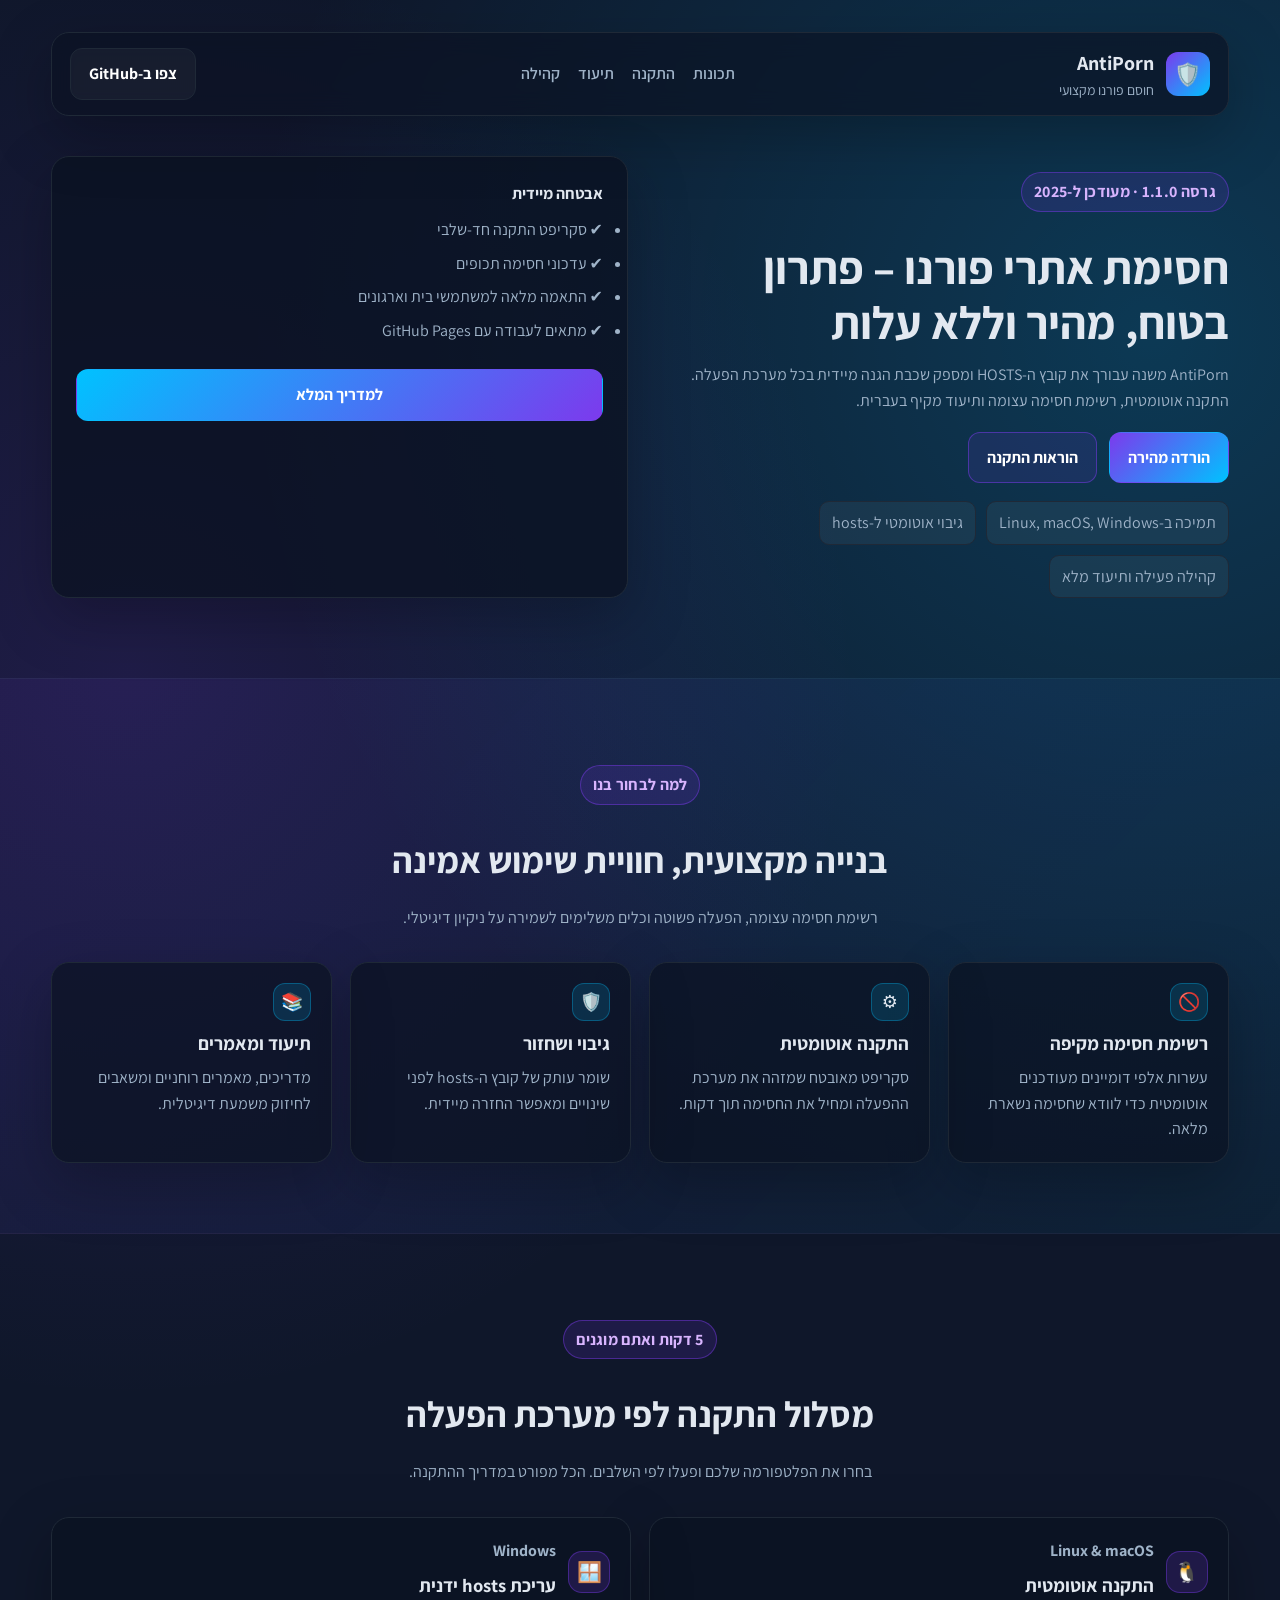
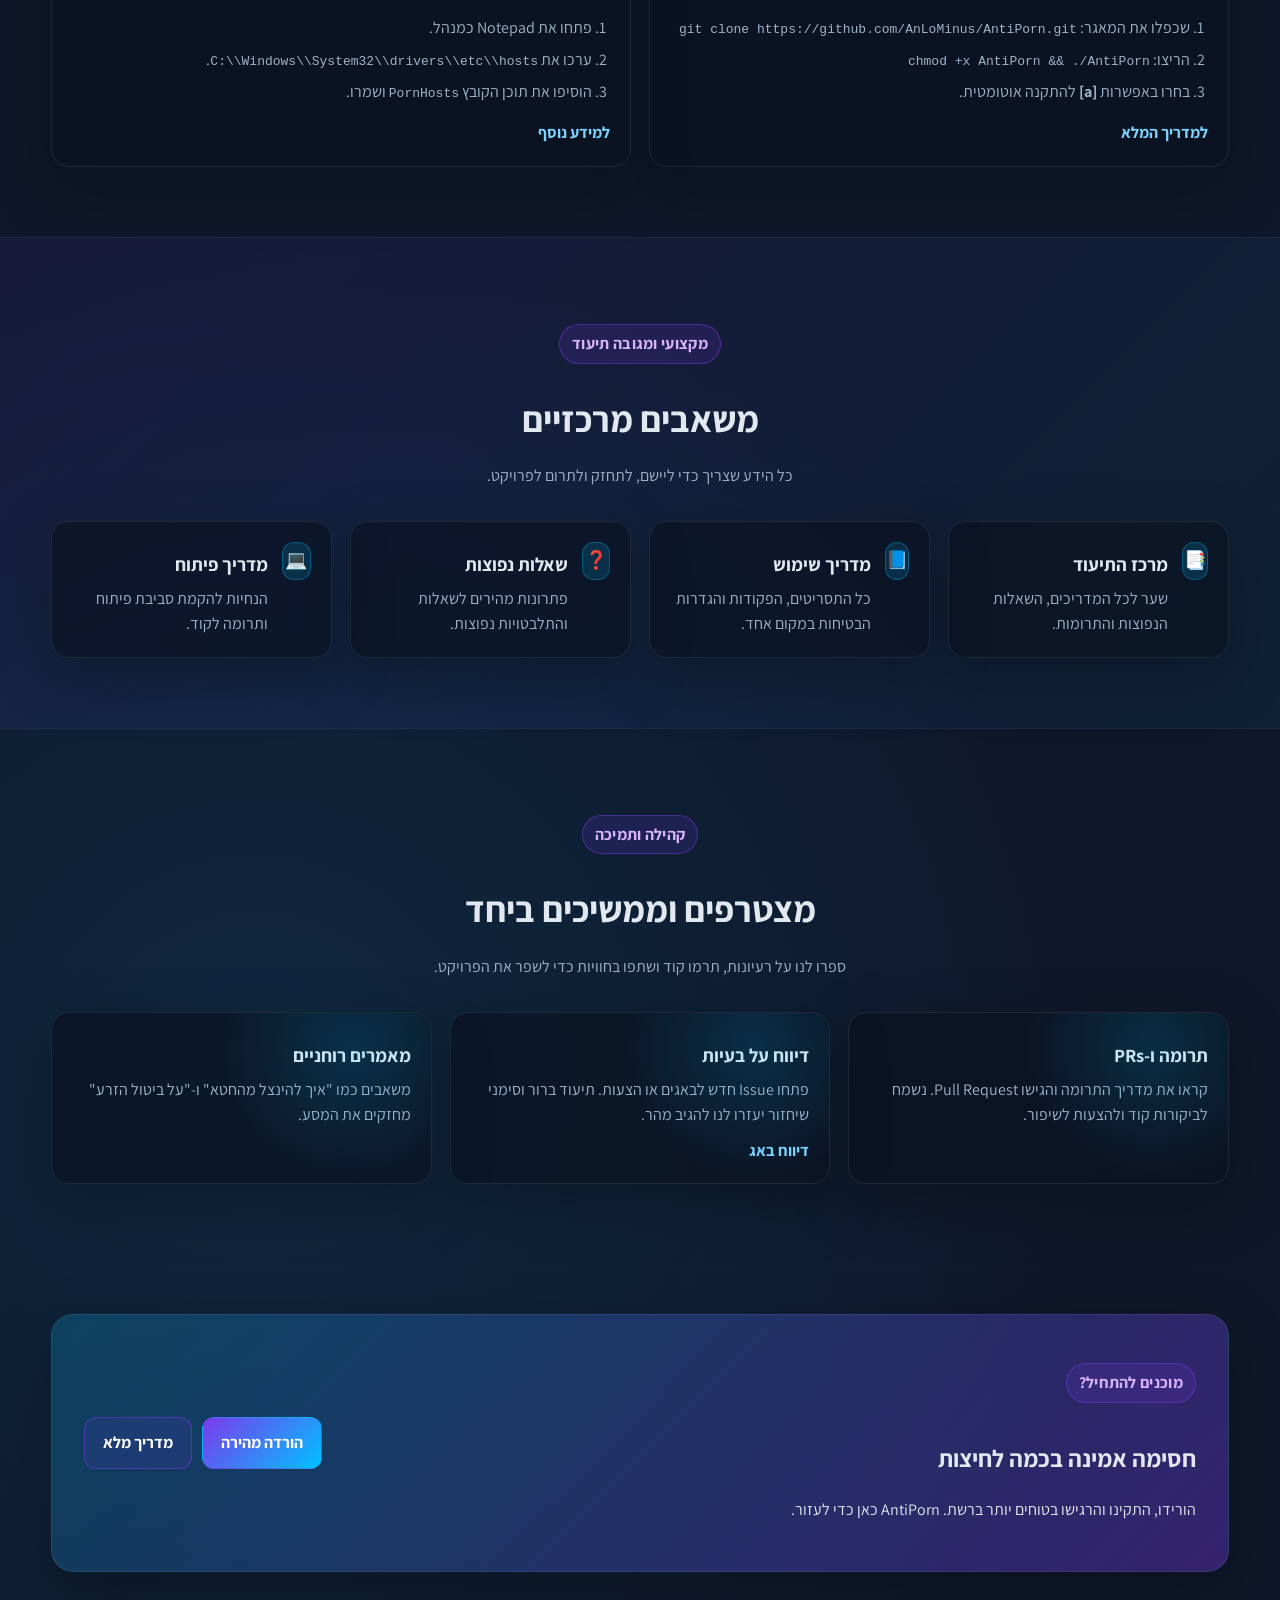
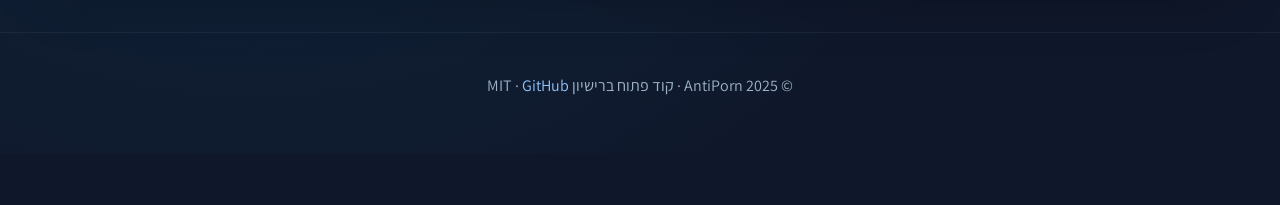
<file: docs/index.html>
<!DOCTYPE html>
<html lang="he" dir="rtl">
<head>
  <meta charset="UTF-8">
  <meta name="viewport" content="width=device-width, initial-scale=1.0">
  <title>AntiPorn | אתר רשמי</title>
  <meta http-equiv="refresh" content="0; url=site/index.html">
  <link rel="canonical" href="site/index.html">
  <style>
    body {
      font-family: system-ui, -apple-system, BlinkMacSystemFont, 'Segoe UI', sans-serif;
      display: grid;
      place-items: center;
      min-height: 100vh;
      background: #0f172a;
      color: #e2e8f0;
      margin: 0;
    }
    .notice {
      text-align: center;
      max-width: 480px;
      padding: 24px;
    }
    a {
      color: #7dd3fc;
    }
  </style>
</head>
<body>
  <div class="notice">
    <p>מעבירים אתכם לאתר הרשמי החדש...</p>
    <p><a href="site/index.html">לחצו כאן אם לא בוצעה העברה אוטומטית</a></p>
  </div>
</body>
</html>
</file>
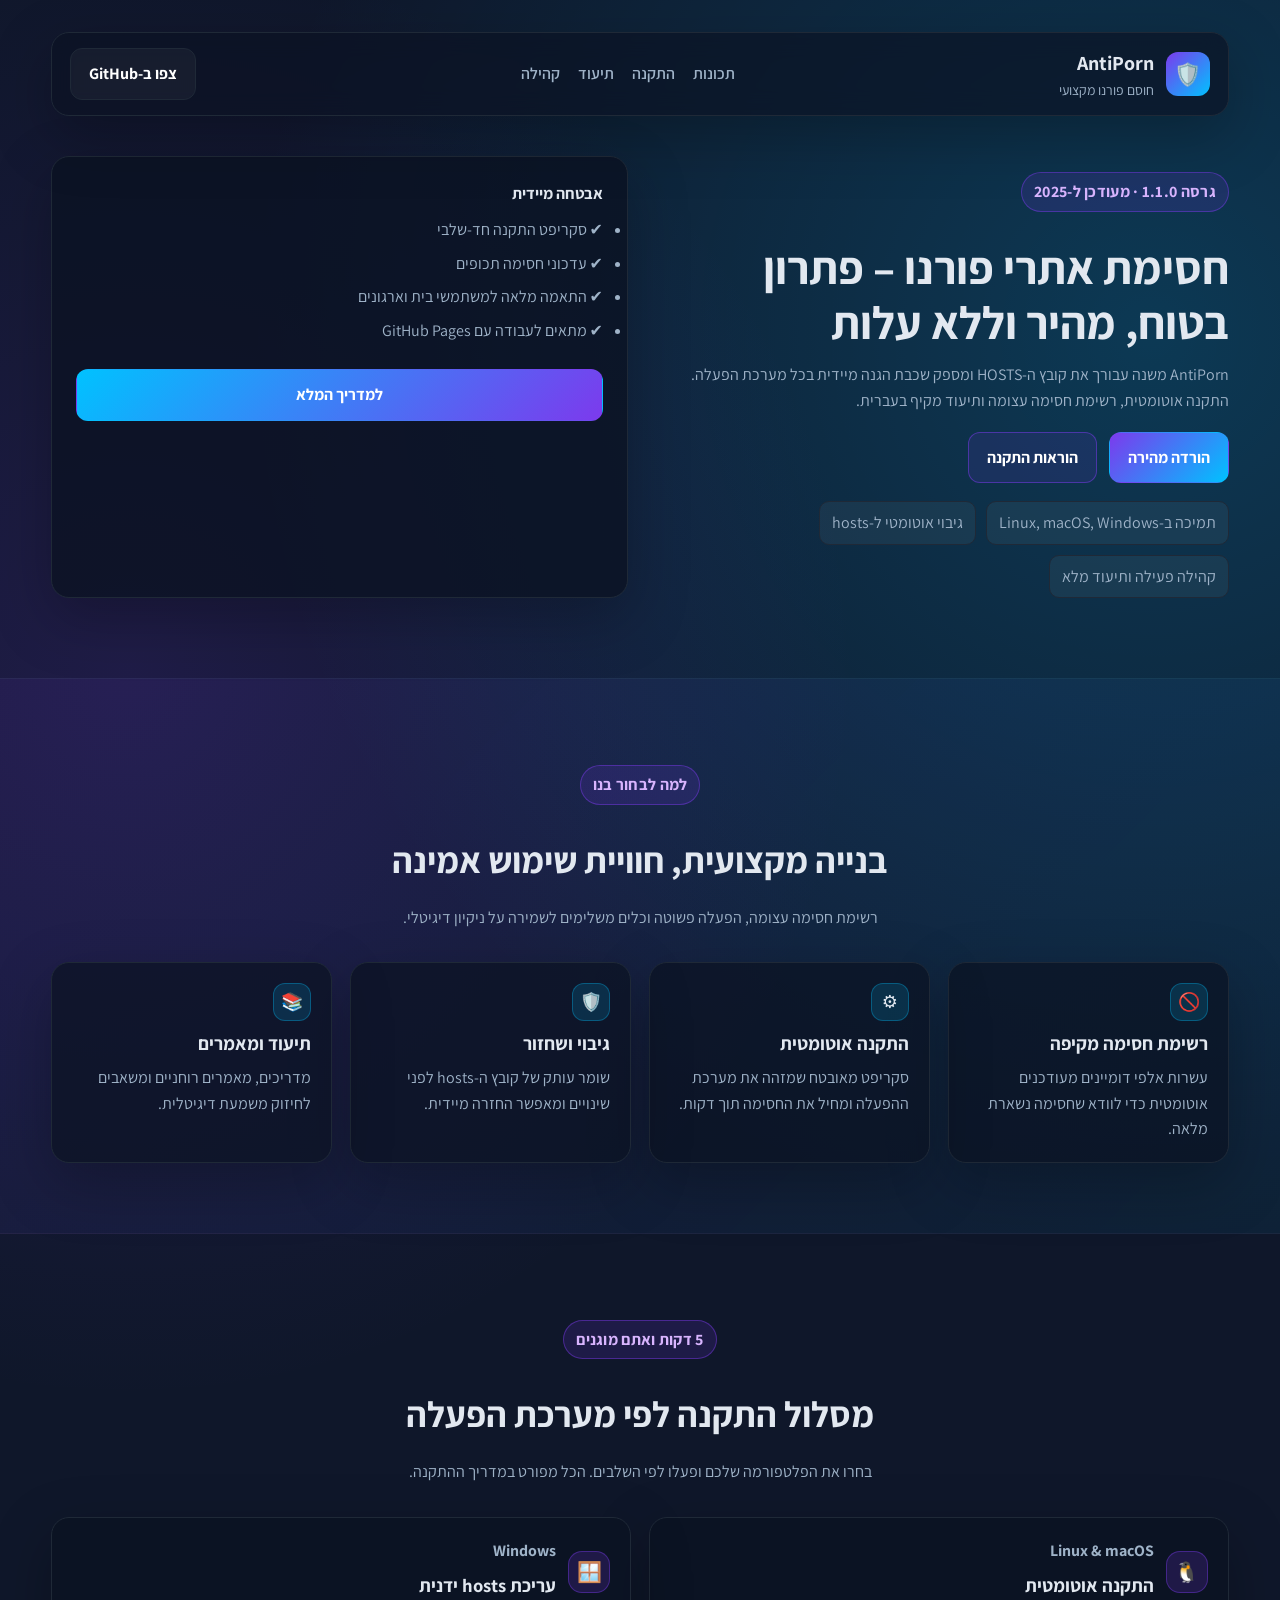
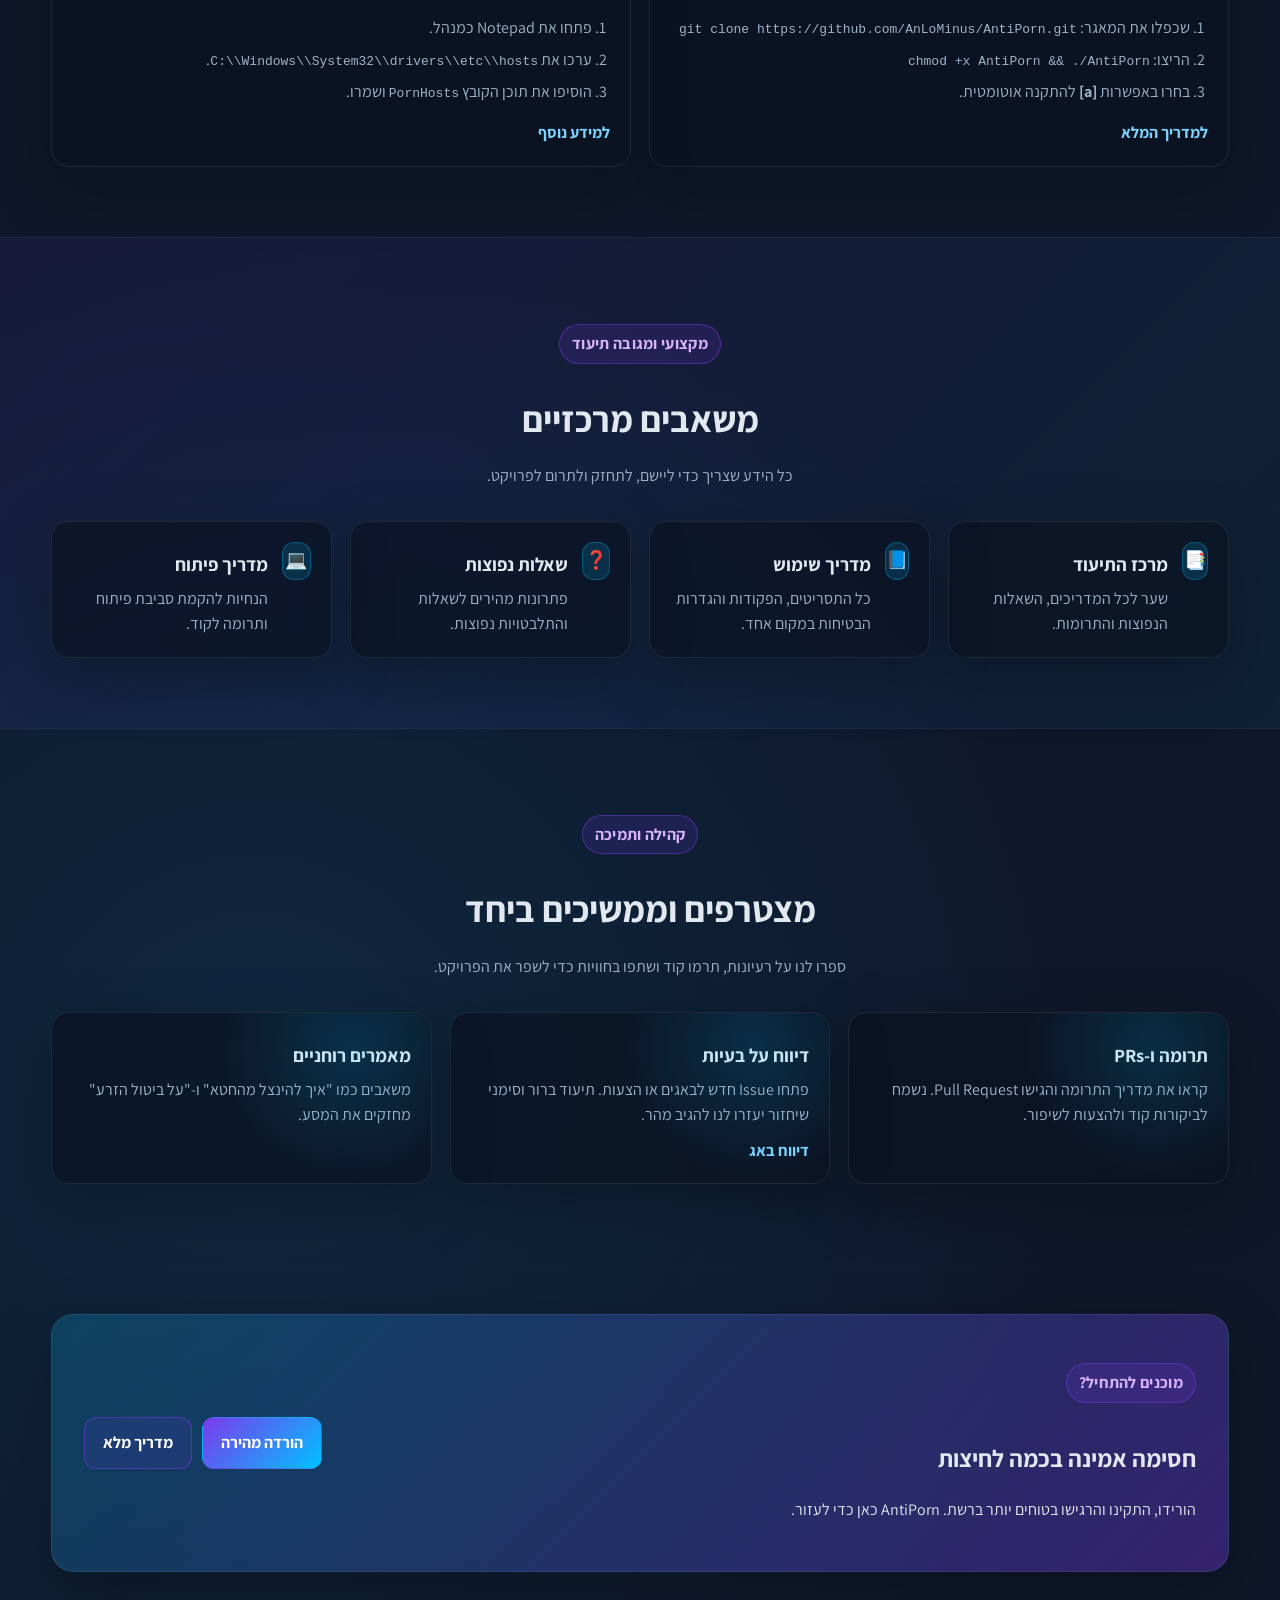
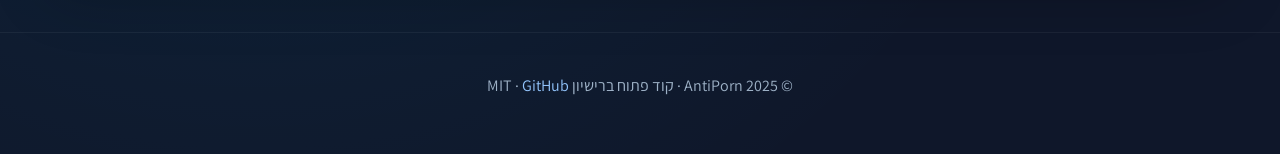
<file: docs/site/index.html>
<!DOCTYPE html>
<html lang="he" dir="rtl">
<head>
  <meta charset="UTF-8" />
  <meta name="viewport" content="width=device-width, initial-scale=1.0" />
  <title>AntiPorn | חסימת אתרי פורנו</title>
  <link rel="preconnect" href="https://fonts.googleapis.com">
  <link rel="preconnect" href="https://fonts.gstatic.com" crossorigin>
  <link href="https://fonts.googleapis.com/css2?family=Assistant:wght@300;400;600;700&display=swap" rel="stylesheet">
  <link rel="stylesheet" href="styles.css" />
</head>
<body>
  <header class="hero">
    <nav class="top-nav">
      <div class="brand">
        <div class="logo">🛡️</div>
        <div>
          <p class="brand-name">AntiPorn</p>
          <p class="brand-sub">חוסם פורנו מקצועי</p>
        </div>
      </div>
      <div class="nav-links">
        <a href="#features">תכונות</a>
        <a href="#install">התקנה</a>
        <a href="#docs">תיעוד</a>
        <a href="#community">קהילה</a>
      </div>
      <a class="button ghost" href="https://github.com/AnLoMinus/AntiPorn">צפו ב-GitHub</a>
    </nav>

    <div class="hero-content">
      <div class="hero-text">
        <p class="pill">גרסה 1.1.0 · מעודכן ל-2025</p>
        <h1>חסימת אתרי פורנו – פתרון בטוח, מהיר וללא עלות</h1>
        <p class="lead">
          AntiPorn משנה עבורך את קובץ ה-HOSTS ומספק שכבת הגנה מיידית בכל מערכת הפעלה.
          התקנה אוטומטית, רשימת חסימה עצומה ותיעוד מקיף בעברית.
        </p>
        <div class="cta">
          <a class="button primary" href="https://github.com/AnLoMinus/AntiPorn/releases/latest">הורדה מהירה</a>
          <a class="button secondary" href="#install">הוראות התקנה</a>
        </div>
        <div class="badges">
          <span>תמיכה ב-Linux, macOS, Windows</span>
          <span>גיבוי אוטומטי ל-hosts</span>
          <span>קהילה פעילה ותיעוד מלא</span>
        </div>
      </div>
      <div class="hero-card">
        <p class="card-title">אבטחה מיידית</p>
        <ul>
          <li>✔️ סקריפט התקנה חד-שלבי</li>
          <li>✔️ עדכוני חסימה תכופים</li>
          <li>✔️ התאמה מלאה למשתמשי בית וארגונים</li>
          <li>✔️ מתאים לעבודה עם GitHub Pages</li>
        </ul>
        <a class="button full" href="../GETTING_STARTED.md">למדריך המלא</a>
      </div>
    </div>
  </header>

  <main>
    <section id="features" class="section gradient">
      <div class="section-header">
        <p class="pill">למה לבחור בנו</p>
        <h2>בנייה מקצועית, חוויית שימוש אמינה</h2>
        <p class="muted">רשימת חסימה עצומה, הפעלה פשוטה וכלים משלימים לשמירה על ניקיון דיגיטלי.</p>
      </div>
      <div class="feature-grid">
        <div class="feature">
          <div class="icon">🚫</div>
          <h3>רשימת חסימה מקיפה</h3>
          <p>עשרות אלפי דומיינים מעודכנים אוטומטית כדי לוודא שחסימה נשארת מלאה.</p>
        </div>
        <div class="feature">
          <div class="icon">⚙️</div>
          <h3>התקנה אוטומטית</h3>
          <p>סקריפט מאובטח שמזהה את מערכת ההפעלה ומחיל את החסימה תוך דקות.</p>
        </div>
        <div class="feature">
          <div class="icon">🛡️</div>
          <h3>גיבוי ושחזור</h3>
          <p>שומר עותק של קובץ ה-hosts לפני שינויים ומאפשר החזרה מיידית.</p>
        </div>
        <div class="feature">
          <div class="icon">📚</div>
          <h3>תיעוד ומאמרים</h3>
          <p>מדריכים, מאמרים רוחניים ומשאבים לחיזוק משמעת דיגיטלית.</p>
        </div>
      </div>
    </section>

    <section id="install" class="section">
      <div class="section-header">
        <p class="pill">5 דקות ואתם מוגנים</p>
        <h2>מסלול התקנה לפי מערכת הפעלה</h2>
        <p class="muted">בחרו את הפלטפורמה שלכם ופעלו לפי השלבים. הכל מפורט במדריך ההתקנה.</p>
      </div>
      <div class="steps">
        <article class="step">
          <header>
            <div class="step-icon">🐧</div>
            <div>
              <p class="step-label">Linux & macOS</p>
              <h3>התקנה אוטומטית</h3>
            </div>
          </header>
          <ol>
            <li>שכפלו את המאגר: <code>git clone https://github.com/AnLoMinus/AntiPorn.git</code></li>
            <li>הריצו: <code>chmod +x AntiPorn && ./AntiPorn</code></li>
            <li>בחרו באפשרות <strong>[a]</strong> להתקנה אוטומטית.</li>
          </ol>
          <a href="../GETTING_STARTED.md" class="link">למדריך המלא</a>
        </article>
        <article class="step">
          <header>
            <div class="step-icon">🪟</div>
            <div>
              <p class="step-label">Windows</p>
              <h3>עריכת hosts ידנית</h3>
            </div>
          </header>
          <ol>
            <li>פתחו את Notepad כמנהל.</li>
            <li>ערכו את <code>C:\\Windows\\System32\\drivers\\etc\\hosts</code>.</li>
            <li>הוסיפו את תוכן הקובץ <code>PornHosts</code> ושמרו.</li>
          </ol>
          <a href="../USAGE.md" class="link">למידע נוסף</a>
        </article>
      </div>
    </section>

    <section id="docs" class="section gradient">
      <div class="section-header">
        <p class="pill">מקצועי ומגובה תיעוד</p>
        <h2>משאבים מרכזיים</h2>
        <p class="muted">כל הידע שצריך כדי ליישם, לתחזק ולתרום לפרויקט.</p>
      </div>
      <div class="resource-grid">
        <a class="resource" href="../INDEX.md">
          <div class="icon">📑</div>
          <div>
            <h3>מרכז התיעוד</h3>
            <p>שער לכל המדריכים, השאלות הנפוצות והתרומות.</p>
          </div>
        </a>
        <a class="resource" href="../USAGE.md">
          <div class="icon">📘</div>
          <div>
            <h3>מדריך שימוש</h3>
            <p>כל התסריטים, הפקודות והגדרות הבטיחות במקום אחד.</p>
          </div>
        </a>
        <a class="resource" href="../FAQ.md">
          <div class="icon">❓</div>
          <div>
            <h3>שאלות נפוצות</h3>
            <p>פתרונות מהירים לשאלות והתלבטויות נפוצות.</p>
          </div>
        </a>
        <a class="resource" href="../DEVELOPMENT.md">
          <div class="icon">💻</div>
          <div>
            <h3>מדריך פיתוח</h3>
            <p>הנחיות להקמת סביבת פיתוח ותרומה לקוד.</p>
          </div>
        </a>
      </div>
    </section>

    <section id="community" class="section">
      <div class="section-header">
        <p class="pill">קהילה ותמיכה</p>
        <h2>מצטרפים וממשיכים ביחד</h2>
        <p class="muted">ספרו לנו על רעיונות, תרמו קוד ושתפו בחוויות כדי לשפר את הפרויקט.</p>
      </div>
      <div class="community-grid">
        <div class="community-card">
          <h3>תרומה ו-PRs</h3>
          <p>קראו את <a href="../CONTRIBUTING.md">מדריך התרומה</a> והגישו Pull Request. נשמח לביקורות קוד ולהצעות לשיפור.</p>
        </div>
        <div class="community-card">
          <h3>דיווח על בעיות</h3>
          <p>פתחו Issue חדש לבאגים או הצעות. תיעוד ברור וסימני שיחזור יעזרו לנו להגיב מהר.</p>
          <a class="link" href="https://github.com/AnLoMinus/AntiPorn/issues/new?template=bug_report.md">דיווח באג</a>
        </div>
        <div class="community-card">
          <h3>מאמרים רוחניים</h3>
          <p>משאבים כמו <a href="../saved-from-the-sin.md">"איך להינצל מהחטא"</a> ו-<a href="../seed_to_nullify.md">"על ביטול הזרע"</a> מחזקים את המסע.</p>
        </div>
      </div>
    </section>

    <section class="section cta-final">
      <div class="cta-inner">
        <div>
          <p class="pill">מוכנים להתחיל?</p>
          <h2>חסימה אמינה בכמה לחיצות</h2>
          <p class="muted">הורידו, התקינו והרגישו בטוחים יותר ברשת. AntiPorn כאן כדי לעזור.</p>
        </div>
        <div class="cta-buttons">
          <a class="button primary" href="https://github.com/AnLoMinus/AntiPorn/releases/latest">הורדה מהירה</a>
          <a class="button secondary" href="../GETTING_STARTED.md">מדריך מלא</a>
        </div>
      </div>
    </section>
  </main>

  <footer class="footer">
    <p>© 2025 AntiPorn · קוד פתוח ברישיון MIT · <a href="https://github.com/AnLoMinus/AntiPorn">GitHub</a></p>
  </footer>
</body>
</html>
</file>
<file: docs/site/styles.css>
:root {
  --bg: #0f172a;
  --panel: #0b1222;
  --text: #e2e8f0;
  --muted: #9fb3c8;
  --accent: #00c2ff;
  --accent-2: #7c3aed;
  --border: #1f2937;
  --success: #22c55e;
  --shadow: 0 20px 60px rgba(0, 0, 0, 0.25);
  --radius: 18px;
}

* {
  box-sizing: border-box;
}

body {
  margin: 0;
  font-family: 'Assistant', system-ui, -apple-system, BlinkMacSystemFont, 'Segoe UI', sans-serif;
  background: radial-gradient(circle at 10% 20%, rgba(124, 58, 237, 0.15), transparent 25%),
    radial-gradient(circle at 90% 10%, rgba(0, 194, 255, 0.2), transparent 28%),
    radial-gradient(circle at 20% 80%, rgba(0, 194, 255, 0.1), transparent 30%),
    var(--bg);
  color: var(--text);
  line-height: 1.6;
  direction: rtl;
}

a {
  color: inherit;
  text-decoration: none;
}

a:hover {
  color: #fff;
}

.hero {
  padding: 32px clamp(18px, 4vw, 60px) 80px;
}

.top-nav {
  display: flex;
  align-items: center;
  justify-content: space-between;
  gap: 16px;
  background: rgba(11, 18, 34, 0.65);
  backdrop-filter: blur(12px);
  border: 1px solid var(--border);
  padding: 14px 18px;
  border-radius: var(--radius);
  box-shadow: var(--shadow);
}

.brand {
  display: flex;
  gap: 12px;
  align-items: center;
}

.logo {
  width: 44px;
  height: 44px;
  display: grid;
  place-items: center;
  background: linear-gradient(135deg, #7c3aed, #00c2ff);
  border-radius: 12px;
  font-size: 22px;
}

.brand-name {
  margin: 0;
  font-size: 20px;
  font-weight: 700;
}

.brand-sub {
  margin: 0;
  color: var(--muted);
  font-size: 14px;
}

.nav-links {
  display: flex;
  gap: 18px;
  font-weight: 600;
  color: var(--muted);
}

.nav-links a:hover {
  color: #fff;
}

.button {
  border-radius: 12px;
  padding: 12px 18px;
  font-weight: 700;
  border: 1px solid transparent;
  transition: transform 0.2s ease, box-shadow 0.2s ease, background 0.2s ease;
  display: inline-flex;
  align-items: center;
  justify-content: center;
  gap: 10px;
}

.button:hover {
  transform: translateY(-2px);
  box-shadow: 0 12px 30px rgba(0, 194, 255, 0.25);
}

.button.primary {
  background: linear-gradient(135deg, #7c3aed, #00c2ff);
  color: #fff;
}

.button.secondary {
  background: rgba(124, 58, 237, 0.12);
  color: #fff;
  border: 1px solid rgba(124, 58, 237, 0.5);
}

.button.ghost {
  border: 1px solid var(--border);
  color: #fff;
  background: rgba(255, 255, 255, 0.04);
}

.button.full {
  width: 100%;
  background: linear-gradient(135deg, #00c2ff, #7c3aed);
  color: #fff;
  margin-top: 18px;
}

.hero-content {
  margin-top: 40px;
  display: grid;
  grid-template-columns: repeat(auto-fit, minmax(320px, 1fr));
  gap: 24px;
}

.hero-text h1 {
  margin: 12px 0;
  font-size: clamp(32px, 4vw, 46px);
  line-height: 1.2;
}

.lead {
  margin: 12px 0 18px;
  color: var(--muted);
  max-width: 560px;
}

.pill {
  display: inline-flex;
  align-items: center;
  gap: 8px;
  background: rgba(124, 58, 237, 0.15);
  border: 1px solid rgba(124, 58, 237, 0.45);
  color: #d8b4fe;
  padding: 6px 12px;
  border-radius: 999px;
  font-weight: 700;
  letter-spacing: 0.3px;
}

.cta {
  display: flex;
  gap: 12px;
  flex-wrap: wrap;
}

.badges {
  display: flex;
  flex-wrap: wrap;
  gap: 10px;
  margin-top: 18px;
  color: var(--muted);
}

.badges span {
  background: rgba(255, 255, 255, 0.05);
  padding: 8px 12px;
  border: 1px solid var(--border);
  border-radius: 10px;
}

.hero-card {
  background: rgba(11, 18, 34, 0.8);
  border: 1px solid var(--border);
  border-radius: var(--radius);
  padding: 24px;
  box-shadow: var(--shadow);
}

.hero-card ul {
  padding: 0 0 0 18px;
  margin: 10px 0 0;
  color: var(--muted);
}

.hero-card li {
  margin: 8px 0;
}

.card-title {
  margin: 0 0 6px;
  font-weight: 700;
}

.section {
  padding: 70px clamp(18px, 4vw, 60px);
}

.section-header {
  max-width: 680px;
  margin: 0 auto 32px;
  text-align: center;
}

.section-header h2 {
  margin: 10px 0 8px;
  font-size: clamp(26px, 3vw, 36px);
}

.section-header .muted {
  color: var(--muted);
}

.gradient {
  background: linear-gradient(135deg, rgba(124, 58, 237, 0.08), rgba(0, 194, 255, 0.06));
  border-block: 1px solid rgba(255, 255, 255, 0.04);
}

.feature-grid, .resource-grid, .community-grid, .steps {
  display: grid;
  gap: 18px;
  grid-template-columns: repeat(auto-fit, minmax(240px, 1fr));
}

.feature, .resource, .community-card, .step {
  background: rgba(11, 18, 34, 0.7);
  border: 1px solid var(--border);
  padding: 20px;
  border-radius: var(--radius);
  box-shadow: var(--shadow);
}

.feature h3, .resource h3, .community-card h3, .step h3 {
  margin: 8px 0 6px;
}

.feature p, .resource p, .community-card p, .step p, .step ol {
  margin: 0;
  color: var(--muted);
}

.icon {
  width: 38px;
  height: 38px;
  display: grid;
  place-items: center;
  border-radius: 12px;
  background: rgba(0, 194, 255, 0.15);
  border: 1px solid rgba(0, 194, 255, 0.3);
  font-size: 18px;
}

.resource {
  display: flex;
  gap: 14px;
  align-items: flex-start;
  color: inherit;
  text-decoration: none;
  transition: transform 0.2s ease, border-color 0.2s ease;
}

.resource:hover {
  transform: translateY(-2px);
  border-color: rgba(0, 194, 255, 0.6);
}

.steps article header {
  display: flex;
  gap: 12px;
  align-items: center;
  margin-bottom: 8px;
}

.step-icon {
  width: 42px;
  height: 42px;
  display: grid;
  place-items: center;
  border-radius: 14px;
  background: rgba(124, 58, 237, 0.18);
  border: 1px solid rgba(124, 58, 237, 0.4);
  font-size: 20px;
}

.step-label {
  margin: 0;
  color: var(--muted);
  font-weight: 700;
}

.step ol {
  padding-right: 18px;
}

.step li {
  margin: 6px 0;
}

.link {
  display: inline-flex;
  align-items: center;
  gap: 6px;
  color: #7dd3fc;
  margin-top: 10px;
  font-weight: 700;
}

.community-card {
  position: relative;
  overflow: hidden;
}

.community-card::after {
  content: "";
  position: absolute;
  inset: 0;
  background: radial-gradient(circle at 80% 20%, rgba(0, 194, 255, 0.15), transparent 40%);
  pointer-events: none;
}

.cta-final {
  padding: 60px clamp(18px, 4vw, 60px);
}

.cta-inner {
  background: linear-gradient(135deg, rgba(0, 194, 255, 0.2), rgba(124, 58, 237, 0.35));
  border: 1px solid rgba(255, 255, 255, 0.08);
  border-radius: calc(var(--radius) + 4px);
  padding: clamp(18px, 3vw, 32px);
  display: flex;
  align-items: center;
  justify-content: space-between;
  gap: 18px;
  box-shadow: var(--shadow);
}

.cta-buttons {
  display: flex;
  gap: 10px;
  flex-wrap: wrap;
}

.footer {
  text-align: center;
  padding: 24px 16px 40px;
  color: var(--muted);
  border-top: 1px solid rgba(255, 255, 255, 0.05);
}

.footer a {
  color: #93c5fd;
}

@media (max-width: 640px) {
  .top-nav {
    flex-direction: column;
    align-items: stretch;
  }

  .nav-links {
    justify-content: space-between;
  }

  .cta-inner {
    flex-direction: column;
    align-items: flex-start;
  }
}
</file>
